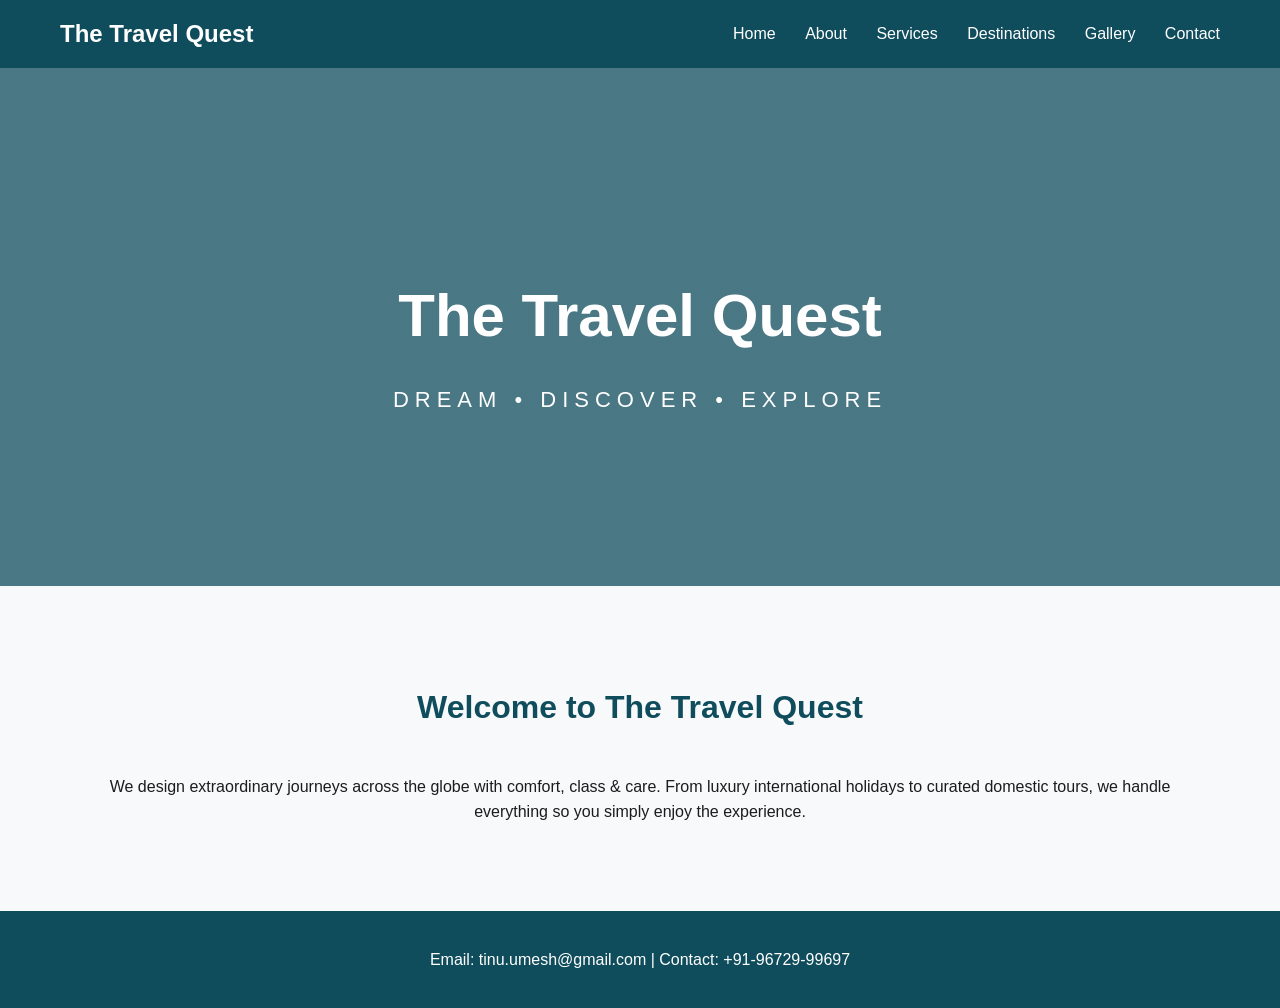
<file: index.html>
<!DOCTYPE html>
<html>
<head>
<title>The Travel Quest</title>
<link rel="stylesheet" href="style.css">
</head>
<body>

<header>
  <h1>The Travel Quest</h1>
  <nav>
    <a href="index.html">Home</a>
    <a href="about.html">About</a>
    <a href="services.html">Services</a>
    <a href="destinations.html">Destinations</a>
    <a href="gallery.html">Gallery</a>
    <a href="contact.html">Contact</a>
  </nav>
</header>

<section class="hero">
  <h1 style="font-size:60px; margin-bottom:10px;">
    The Travel Quest
  </h1>
  <h2 style="letter-spacing:6px; font-weight:300;">
    DREAM • DISCOVER • EXPLORE
  </h2>
</section>

<section class="section">
  <h2>Welcome to The Travel Quest</h2>
  <p>
    We design extraordinary journeys across the globe with comfort, class & care.
    From luxury international holidays to curated domestic tours,
    we handle everything so you simply enjoy the experience.
  </p>
</section>

<footer>
  <p>Email: tinu.umesh@gmail.com | Contact: +91-96729-99697</p>
</footer>

</body>
</html>
</file>
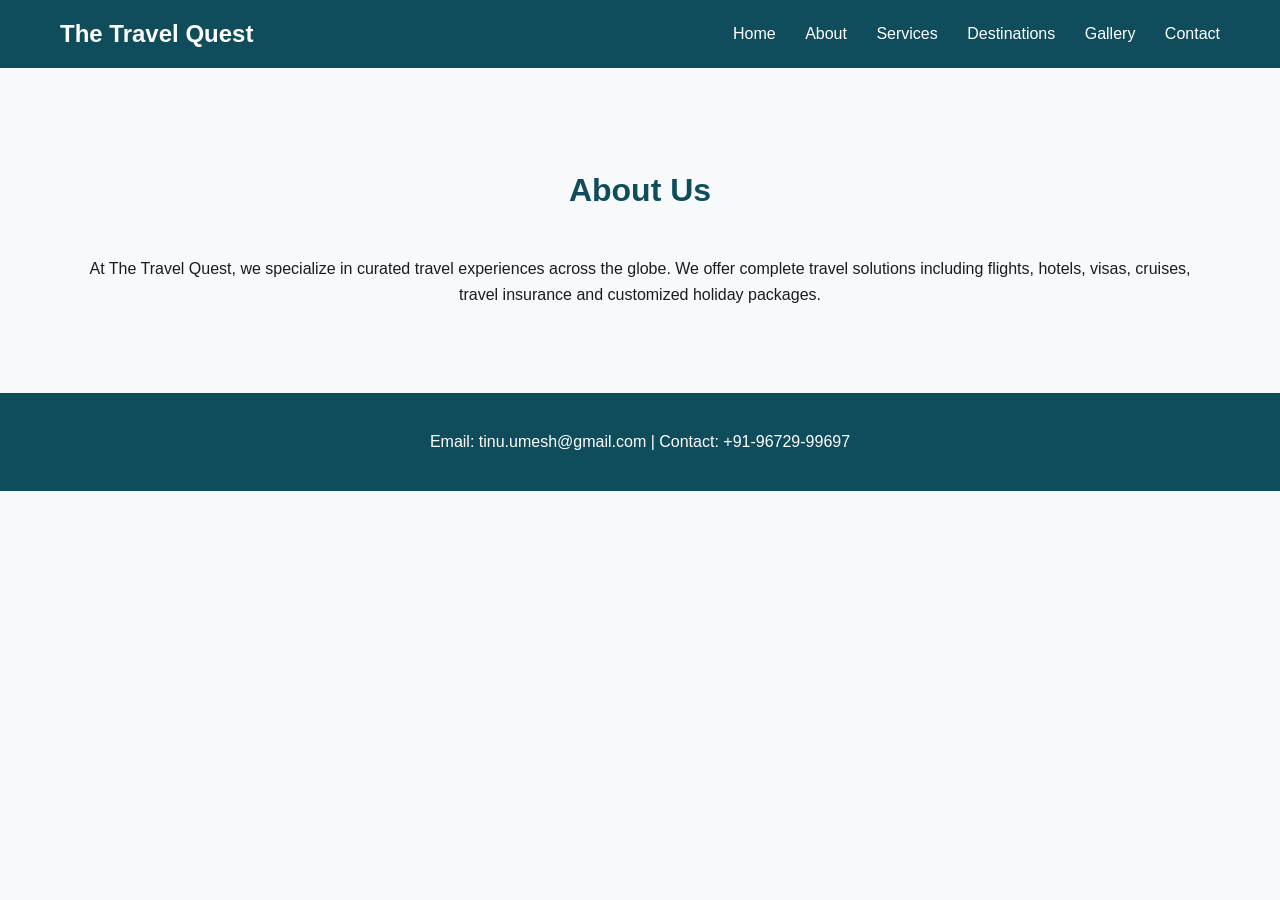
<file: about.html>
<!DOCTYPE html>
<html>
<head>
<title>About - The Travel Quest</title>
<link rel="stylesheet" href="style.css">
</head>
<body>

<header>
  <h1>The Travel Quest</h1>
  <nav>
    <a href="index.html">Home</a>
    <a href="about.html">About</a>
    <a href="services.html">Services</a>
    <a href="destinations.html">Destinations</a>
    <a href="gallery.html">Gallery</a>
    <a href="contact.html">Contact</a>
  </nav>
</header>

<section class="section">
  <h2>About Us</h2>
  <p>At The Travel Quest, we specialize in curated travel experiences across the globe. 
  We offer complete travel solutions including flights, hotels, visas, cruises, 
  travel insurance and customized holiday packages.</p>
</section>

<footer>
  <p>Email: tinu.umesh@gmail.com | Contact: +91-96729-99697</p>
</footer>

</body>
</html>
</file>
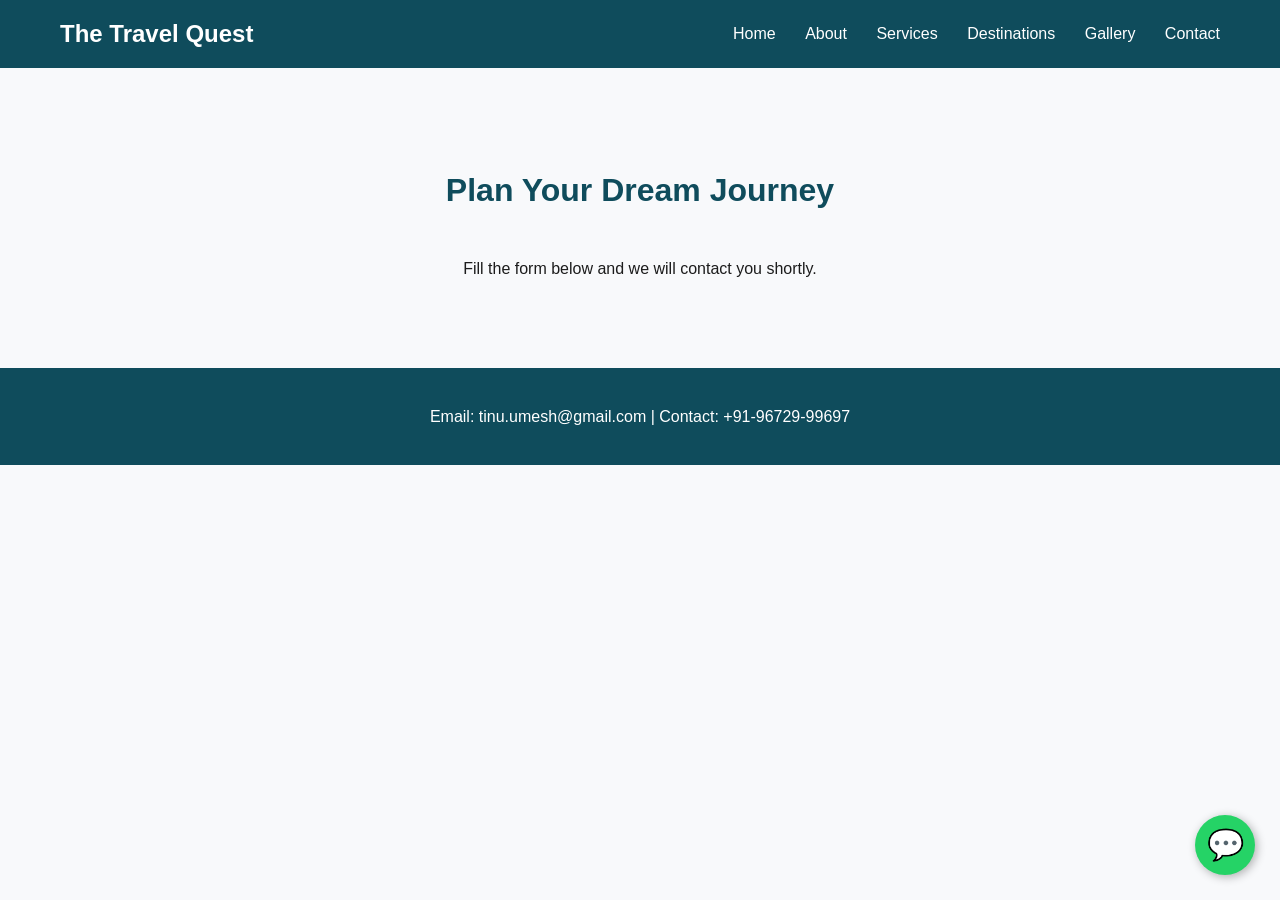
<file: contact.html>
<!DOCTYPE html>
<html>
<head>
<title>Contact Us - The Travel Quest</title>
<link rel="stylesheet" href="style.css">
</head>
<body>

<header>
  <h1>The Travel Quest</h1>
  <nav>
    <a href="index.html">Home</a>
    <a href="about.html">About</a>
    <a href="services.html">Services</a>
    <a href="destinations.html">Destinations</a>
    <a href="gallery.html">Gallery</a>
    <a href="contact.html">Contact</a>
  </nav>
</header>

<section class="section">
  <h2>Plan Your Dream Journey</h2>
  <p>Fill the form below and we will contact you shortly.</p>
<!--
  <iframe 
    src="..."
    width="100%" 
    height="900" 
    frameborder="0">
  </iframe>
-->
</section>

<footer>
  <p>Email: tinu.umesh@gmail.com | Contact: +91-96729-99697</p>
</footer>

<!-- Floating WhatsApp Button -->
<a href="https://wa.me/919672999697" 
   class="whatsapp-float" 
   target="_blank">
   💬
</a>

</body>
</html>
</file>
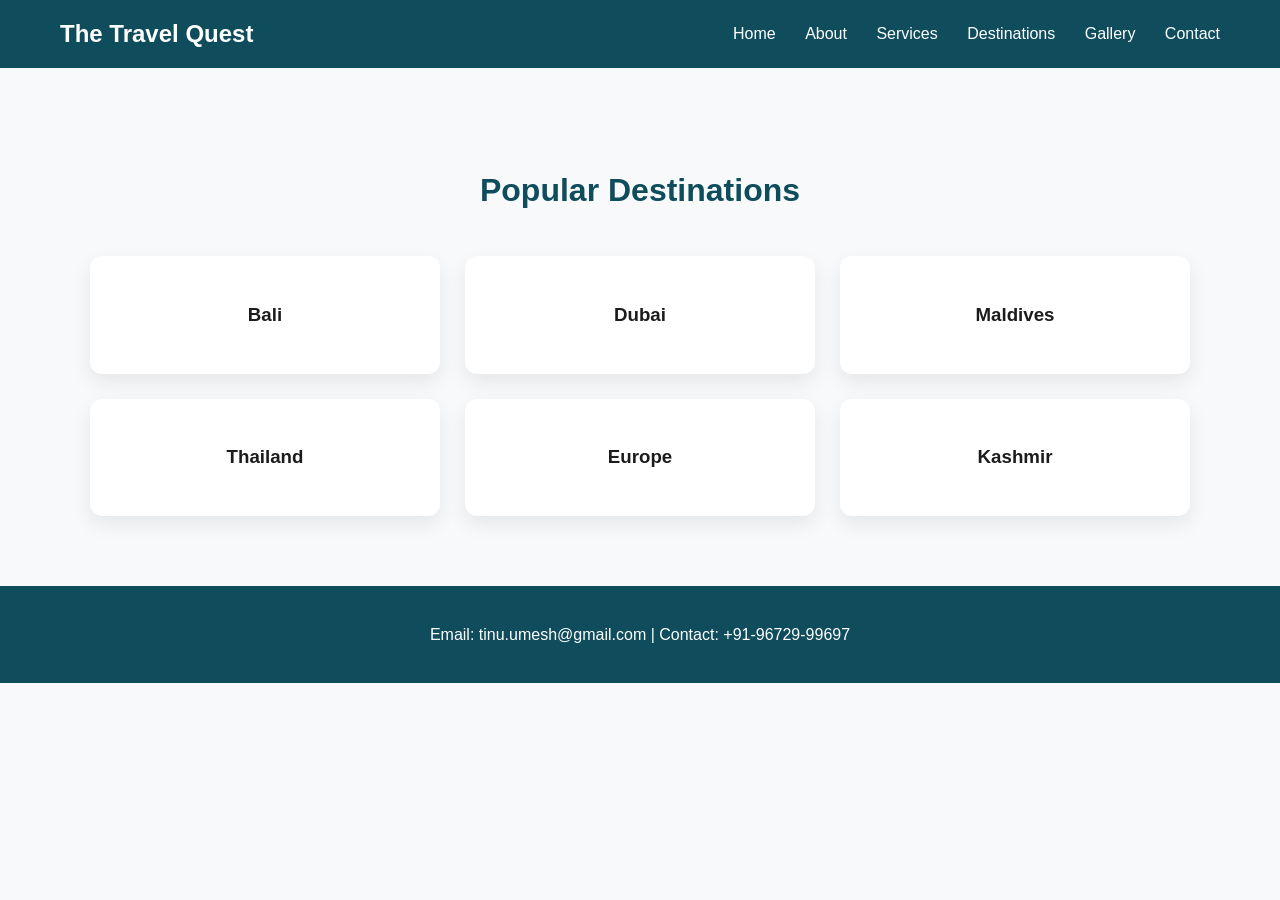
<file: destinations.html>
<!DOCTYPE html>
<html>
<head>
<title>Destinations - The Travel Quest</title>
<link rel="stylesheet" href="style.css">
</head>
<body>

<header>
  <h1>The Travel Quest</h1>
  <nav>
    <a href="index.html">Home</a>
    <a href="about.html">About</a>
    <a href="services.html">Services</a>
    <a href="destinations.html">Destinations</a>
    <a href="gallery.html">Gallery</a>
    <a href="contact.html">Contact</a>
  </nav>
</header>

<section class="section">
  <h2>Popular Destinations</h2>
  <div class="cards">
    <div class="card"><h3>Bali</h3></div>
    <div class="card"><h3>Dubai</h3></div>
    <div class="card"><h3>Maldives</h3></div>
    <div class="card"><h3>Thailand</h3></div>
    <div class="card"><h3>Europe</h3></div>
    <div class="card"><h3>Kashmir</h3></div>
  </div>
</section>

<footer>
  <p>Email: tinu.umesh@gmail.com | Contact: +91-96729-99697</p>
</footer>

</body>
</html>
</file>
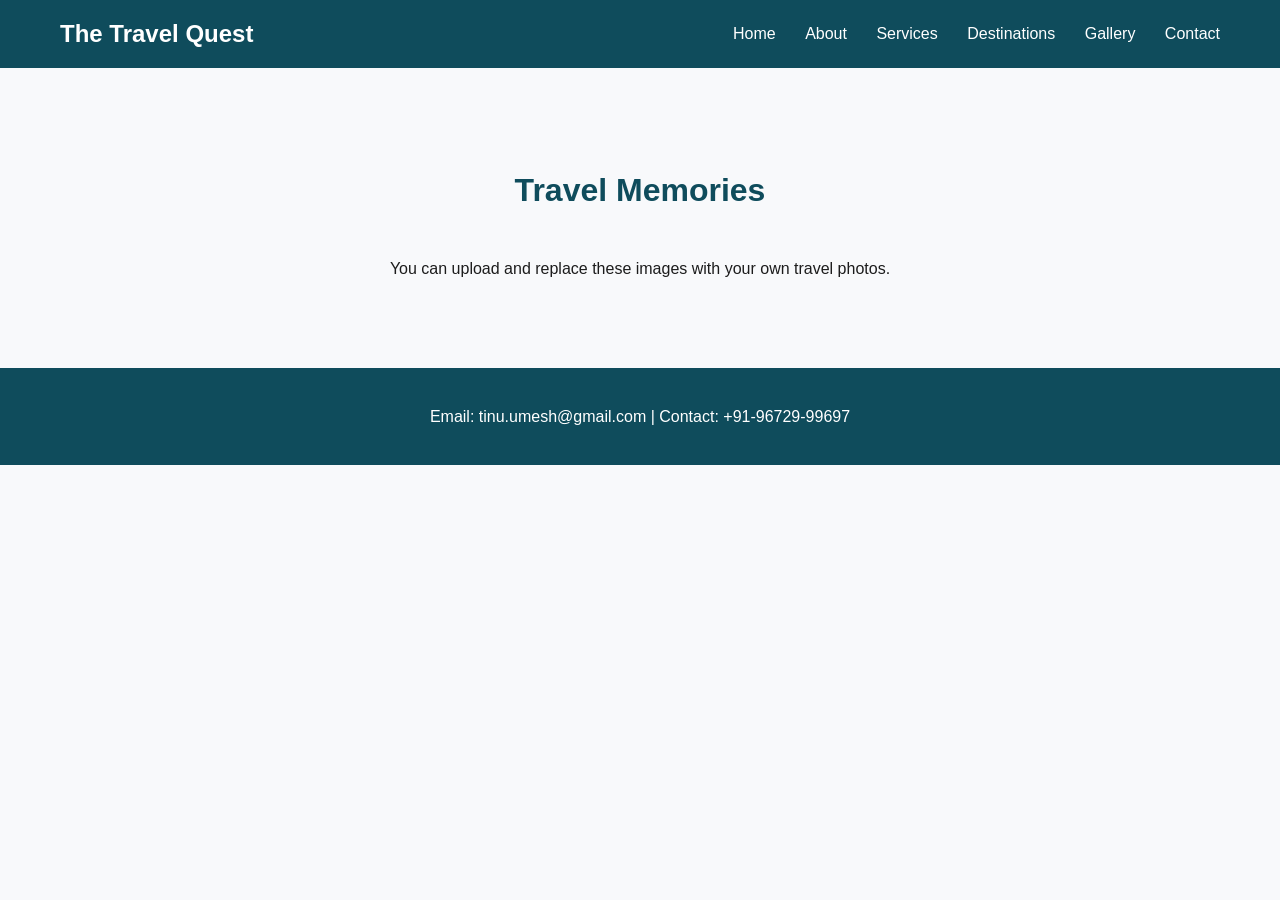
<file: gallery.html>
<!DOCTYPE html>
<html>
<head>
<title>Gallery - The Travel Quest</title>
<link rel="stylesheet" href="style.css">
</head>
<body>

<header>
  <h1>The Travel Quest</h1>
  <nav>
    <a href="index.html">Home</a>
    <a href="about.html">About</a>
    <a href="services.html">Services</a>
    <a href="destinations.html">Destinations</a>
    <a href="gallery.html">Gallery</a>
    <a href="contact.html">Contact</a>
  </nav>
</header>

<section class="section">
  <h2>Travel Memories</h2>
  <p>You can upload and replace these images with your own travel photos.</p>
</section>

<footer>
  <p>Email: tinu.umesh@gmail.com | Contact: +91-96729-99697</p>
</footer>

</body>
</html>
</file>
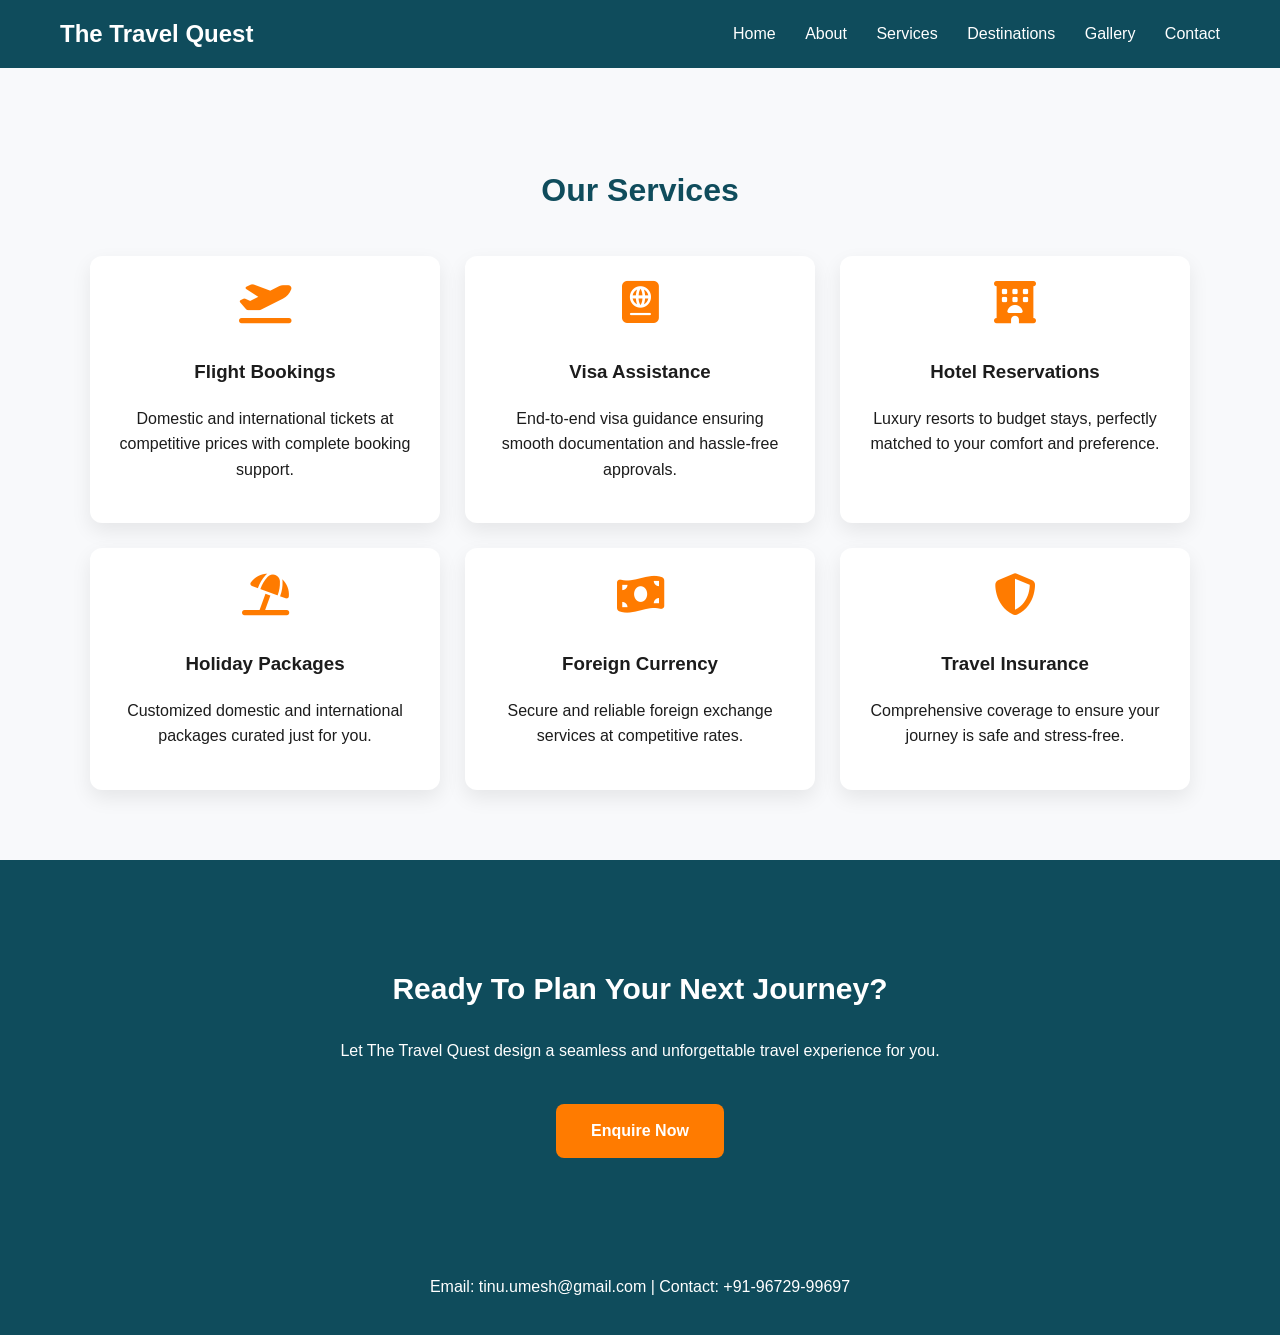
<file: services.html>
<!DOCTYPE html>
<html>
<head>
<title>Services - The Travel Quest</title>
<link rel="stylesheet" href="style.css">
<link rel="stylesheet" href="https://cdnjs.cloudflare.com/ajax/libs/font-awesome/6.4.0/css/all.min.css">
</head>
<body>

<header>
  <h1>The Travel Quest</h1>
  <nav>
    <a href="index.html">Home</a>
    <a href="about.html">About</a>
    <a href="services.html">Services</a>
    <a href="destinations.html">Destinations</a>
    <a href="gallery.html">Gallery</a>
    <a href="contact.html">Contact</a>
  </nav>
</header>

<section class="section">
  <h2>Our Services</h2>
  <div class="cards">

    <div class="card service-card">
      <i class="fas fa-plane-departure service-icon"></i>
      <h3>Flight Bookings</h3>
      <p>Domestic and international tickets at competitive prices with complete booking support.</p>
    </div>

    <div class="card service-card">
      <i class="fas fa-passport service-icon"></i>
      <h3>Visa Assistance</h3>
      <p>End-to-end visa guidance ensuring smooth documentation and hassle-free approvals.</p>
    </div>

    <div class="card service-card">
      <i class="fas fa-hotel service-icon"></i>
      <h3>Hotel Reservations</h3>
      <p>Luxury resorts to budget stays, perfectly matched to your comfort and preference.</p>
    </div>

    <div class="card service-card">
      <i class="fas fa-umbrella-beach service-icon"></i>
      <h3>Holiday Packages</h3>
      <p>Customized domestic and international packages curated just for you.</p>
    </div>

    <div class="card service-card">
      <i class="fas fa-money-bill-wave service-icon"></i>
      <h3>Foreign Currency</h3>
      <p>Secure and reliable foreign exchange services at competitive rates.</p>
    </div>

    <div class="card service-card">
      <i class="fas fa-shield-alt service-icon"></i>
      <h3>Travel Insurance</h3>
      <p>Comprehensive coverage to ensure your journey is safe and stress-free.</p>
    </div>

  </div>
</section>

<!-- Call To Action Section -->

<section class="cta">
  <h2>Ready To Plan Your Next Journey?</h2>
  <p>Let The Travel Quest design a seamless and unforgettable travel experience for you.</p>
  <a href="contact.html" class="cta-button">Enquire Now</a>
</section>

<footer>
  <p>Email: tinu.umesh@gmail.com | Contact: +91-96729-99697</p>
</footer>

</body>
</html>
</file>
<file: style.css>
body {
  margin: 0;
  font-family: 'Segoe UI', sans-serif;
  background-color: #f8f9fb;
  color: #1c1c1c;
  line-height: 1.6;
}

/* HEADER */
header {
  background: #0f4c5c;
  color: white;
  padding: 15px 60px;
  display: flex;
  justify-content: space-between;
  align-items: center;
}

header h1 {
  margin: 0;
  font-size: 24px;
  font-weight: 600;
}

nav a {
  color: white;
  text-decoration: none;
  margin-left: 25px;
  font-weight: 500;
  transition: 0.3s;
}

nav a:hover {
  color: #ffb703;
}

/* HERO */
.hero {
  background: linear-gradient(rgba(15,76,92,0.75), rgba(15,76,92,0.75)),
  url('https://images.unsplash.com/photo-1507525428034-b723cf961d3e') no-repeat center center/cover;
  color: white;
  text-align: center;
  padding: 150px 20px;
}

.hero h1 {
  font-size: 58px;
  margin-bottom: 15px;
}

.hero h2 {
  font-size: 22px;
  letter-spacing: 5px;
  font-weight: 300;
}

/* SECTIONS */
.section {
  padding: 70px 80px;
  text-align: center;
}

.section h2 {
  margin-bottom: 40px;
  color: #0f4c5c;
  font-size: 32px;
}

/* CARDS */
.cards {
  display: flex;
  justify-content: center;
  flex-wrap: wrap;
  gap: 25px;
}

.card {
  background: white;
  padding: 25px;
  width: 300px;
  border-radius: 12px;
  box-shadow: 0 8px 20px rgba(0,0,0,0.08);
  transition: 0.3s;
}

.card:hover {
  transform: translateY(-8px);
}

.service-icon {
  font-size: 42px;
  margin-bottom: 15px;
  color: #ff7b00;
}

/* DESTINATIONS */
.destination-section {
  padding: 70px 80px;
}

.destination-section h2 {
  text-align: center;
  margin-bottom: 40px;
  color: #0f4c5c;
  font-size: 30px;
}

.gallery-grid {
  display: grid;
  grid-template-columns: repeat(auto-fit, minmax(220px, 1fr));
  gap: 20px;
}

.gallery-item img {
  width: 100%;
  height: 190px;
  object-fit: cover;
  border-radius: 12px;
  transition: 0.3s;
}

.gallery-item img:hover {
  transform: scale(1.05);
}

.gallery-item p {
  margin-top: 8px;
  font-weight: 500;
}

/* CTA */
.cta {
  background: #0f4c5c;
  color: white;
  text-align: center;
  padding: 80px 20px;
}

.cta h2 {
  font-size: 30px;
}

.cta-button {
  display: inline-block;
  margin-top: 25px;
  padding: 14px 35px;
  background: #ff7b00;
  color: white;
  text-decoration: none;
  font-weight: bold;
  border-radius: 8px;
  transition: 0.3s;
}

.cta-button:hover {
  background: #ff9500;
}

/* FOOTER */
footer {
  background: #0f4c5c;
  color: white;
  text-align: center;
  padding: 20px;
}
.whatsapp-float {
  position: fixed;
  width: 60px;
  height: 60px;
  bottom: 25px;
  right: 25px;
  background-color: #25d366;
  color: white;
  border-radius: 50%;
  text-align: center;
  font-size: 30px;
  line-height: 60px;
  box-shadow: 2px 2px 10px rgba(0,0,0,0.3);
  z-index: 1000;
  text-decoration: none;
}

.whatsapp-float:hover {
  background-color: #1ebe5d;
}
</file>
